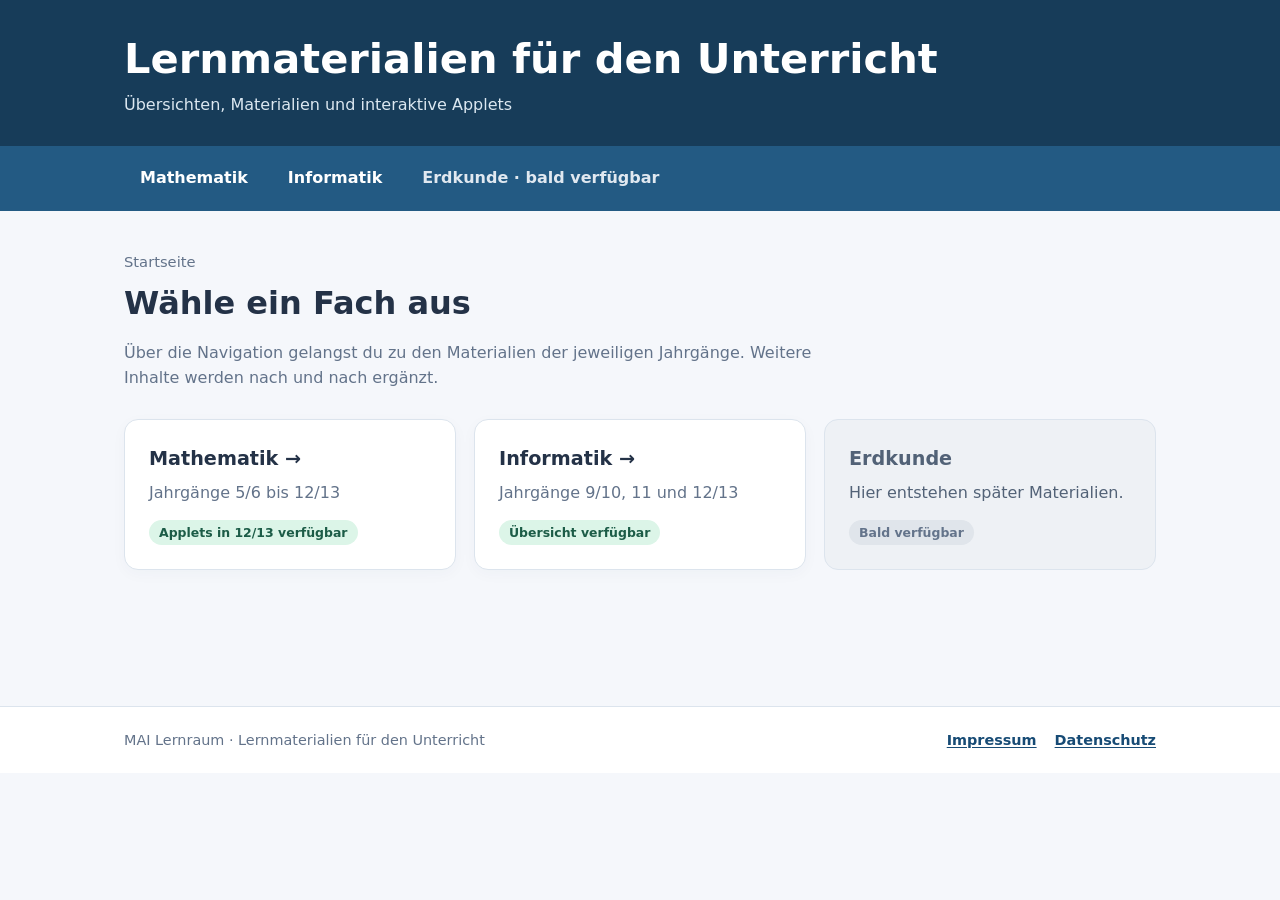
<file: index.html>
<!doctype html><html lang="de"><head><meta charset="utf-8"><meta name="viewport" content="width=device-width, initial-scale=1"><title>Lernmaterialien für den Unterricht</title><link rel="stylesheet" href="css/style.css?v=4"><script src="js/main.js" defer></script></head><body><a class="skip-link" href="#hauptinhalt">Zum Hauptinhalt springen</a><header class="site-header"><div class="header-inner"><h1 class="site-title">Lernmaterialien für den Unterricht</h1><p class="site-subtitle">Übersichten, Materialien und interaktive Applets</p></div><nav class="main-nav" aria-label="Fächer"><div class="nav-inner"><a href="mathematik/index.html">Mathematik</a><a href="informatik/index.html">Informatik</a><span class="inactive" aria-disabled="true" title="Noch keine Materialien verfügbar">Erdkunde · bald verfügbar</span></div></nav></header><main id="hauptinhalt" class="container"><p class="eyebrow">Startseite</p><h2>Wähle ein Fach aus</h2><p class="intro">Über die Navigation gelangst du zu den Materialien der jeweiligen Jahrgänge. Weitere Inhalte werden nach und nach ergänzt.</p><div class="grid"><a class="card" href="mathematik/index.html"><h3>Mathematik →</h3><p>Jahrgänge 5/6 bis 12/13</p><span class="tag">Applets in 12/13 verfügbar</span></a><a class="card" href="informatik/index.html"><h3>Informatik →</h3><p>Jahrgänge 9/10, 11 und 12/13</p><span class="tag">Übersicht verfügbar</span></a><div class="card disabled" aria-label="Erdkunde, noch nicht verfügbar"><h3>Erdkunde</h3><p>Hier entstehen später Materialien.</p><span class="tag">Bald verfügbar</span></div></div></main><footer class="site-footer"><div class="footer-inner"><span>MAI Lernraum · Lernmaterialien für den Unterricht</span><nav aria-label="Rechtliches und Kontakt"><a href="impressum.html">Impressum</a><a href="datenschutz.html">Datenschutz</a></nav></div></footer></body></html>
</file>
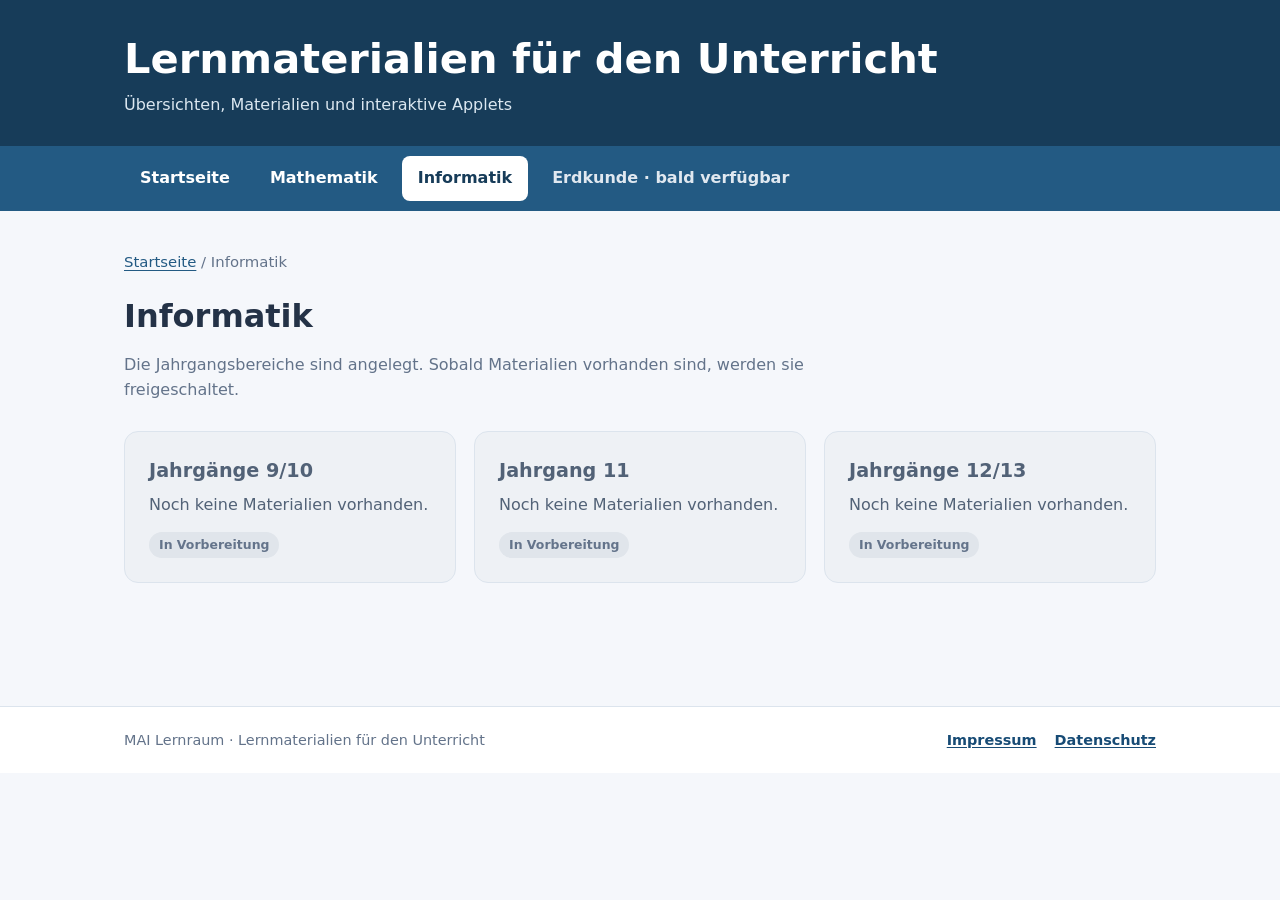
<file: informatik/index.html>
<!doctype html><html lang="de"><head><meta charset="utf-8"><meta name="viewport" content="width=device-width, initial-scale=1"><title>Informatik | Lernmaterialien</title><link rel="stylesheet" href="../css/style.css?v=4"><script src="../js/main.js" defer></script></head><body><a class="skip-link" href="#hauptinhalt">Zum Hauptinhalt springen</a><header class="site-header"><div class="header-inner"><h1 class="site-title">Lernmaterialien für den Unterricht</h1><p class="site-subtitle">Übersichten, Materialien und interaktive Applets</p></div><nav class="main-nav" aria-label="Fächer"><div class="nav-inner"><a href="../index.html">Startseite</a><a href="../mathematik/index.html">Mathematik</a><a href="index.html" aria-current="page">Informatik</a><span class="inactive" aria-disabled="true">Erdkunde · bald verfügbar</span></div></nav></header><main id="hauptinhalt" class="container"><p class="breadcrumb"><a href="../index.html">Startseite</a> / Informatik</p><h2>Informatik</h2><p class="intro">Die Jahrgangsbereiche sind angelegt. Sobald Materialien vorhanden sind, werden sie freigeschaltet.</p><div class="grid"><div class="card disabled"><h3>Jahrgänge 9/10</h3><p>Noch keine Materialien vorhanden.</p><span class="tag">In Vorbereitung</span></div><div class="card disabled"><h3>Jahrgang 11</h3><p>Noch keine Materialien vorhanden.</p><span class="tag">In Vorbereitung</span></div><div class="card disabled"><h3>Jahrgänge 12/13</h3><p>Noch keine Materialien vorhanden.</p><span class="tag">In Vorbereitung</span></div></div></main><footer class="site-footer"><div class="footer-inner"><span>MAI Lernraum · Lernmaterialien für den Unterricht</span><nav aria-label="Rechtliches und Kontakt"><a href="../impressum.html">Impressum</a><a href="../datenschutz.html">Datenschutz</a></nav></div></footer></body></html>
</file>
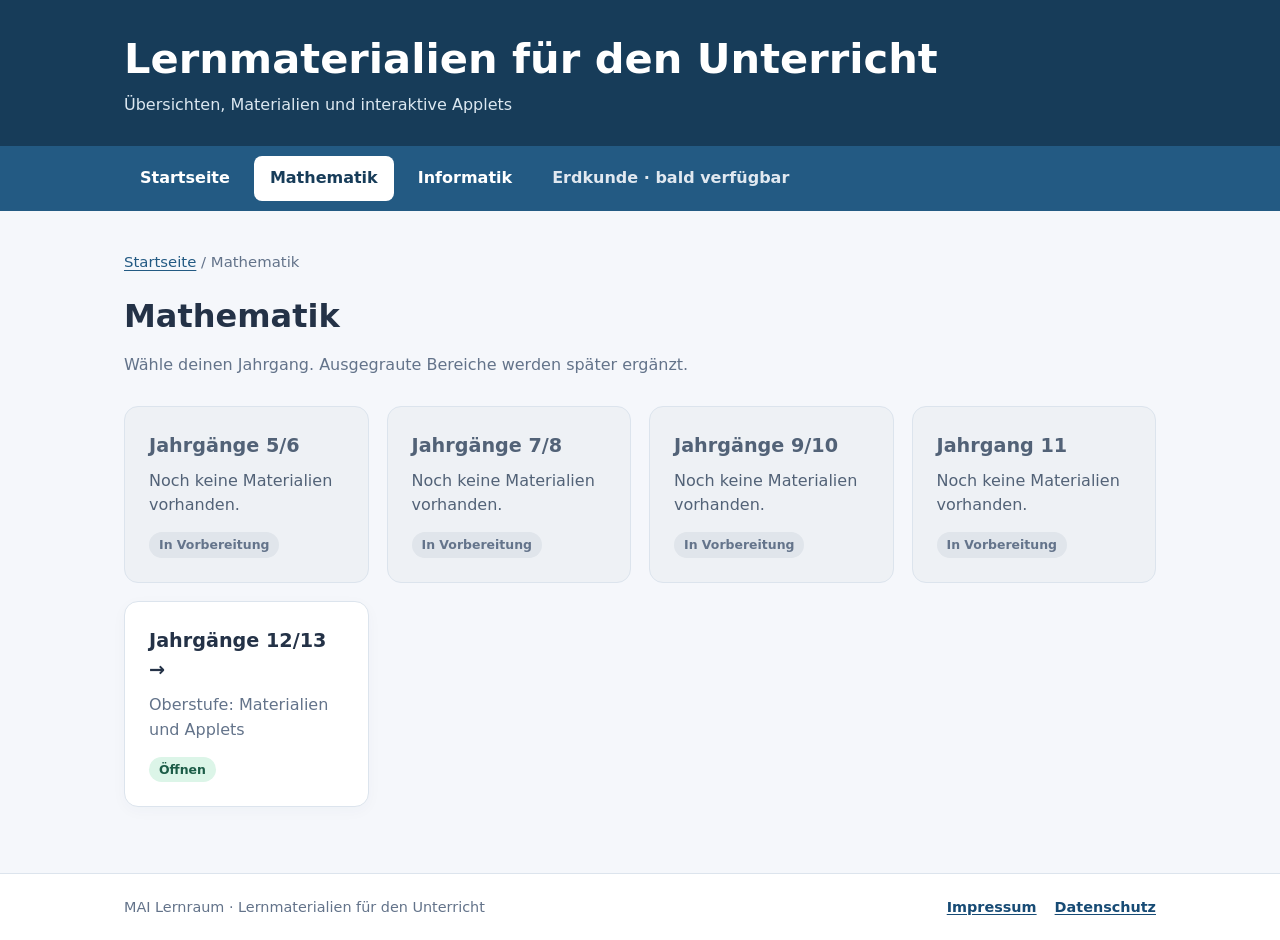
<file: mathematik/index.html>
<!doctype html><html lang="de"><head><meta charset="utf-8"><meta name="viewport" content="width=device-width, initial-scale=1"><title>Mathematik | Lernmaterialien</title><link rel="stylesheet" href="../css/style.css?v=4"><script src="../js/main.js" defer></script></head><body><a class="skip-link" href="#hauptinhalt">Zum Hauptinhalt springen</a><header class="site-header"><div class="header-inner"><h1 class="site-title">Lernmaterialien für den Unterricht</h1><p class="site-subtitle">Übersichten, Materialien und interaktive Applets</p></div><nav class="main-nav" aria-label="Fächer"><div class="nav-inner"><a href="../index.html">Startseite</a><a href="index.html" aria-current="page">Mathematik</a><a href="../informatik/index.html">Informatik</a><span class="inactive" aria-disabled="true">Erdkunde · bald verfügbar</span></div></nav></header><main id="hauptinhalt" class="container"><p class="breadcrumb"><a href="../index.html">Startseite</a> / Mathematik</p><h2>Mathematik</h2><p class="intro">Wähle deinen Jahrgang. Ausgegraute Bereiche werden später ergänzt.</p><div class="grid"><div class="card disabled"><h3>Jahrgänge 5/6</h3><p>Noch keine Materialien vorhanden.</p><span class="tag">In Vorbereitung</span></div><div class="card disabled"><h3>Jahrgänge 7/8</h3><p>Noch keine Materialien vorhanden.</p><span class="tag">In Vorbereitung</span></div><div class="card disabled"><h3>Jahrgänge 9/10</h3><p>Noch keine Materialien vorhanden.</p><span class="tag">In Vorbereitung</span></div><div class="card disabled"><h3>Jahrgang 11</h3><p>Noch keine Materialien vorhanden.</p><span class="tag">In Vorbereitung</span></div><a class="card" href="12-13/index.html"><h3>Jahrgänge 12/13 →</h3><p>Oberstufe: Materialien und Applets</p><span class="tag">Öffnen</span></a></div></main><footer class="site-footer"><div class="footer-inner"><span>MAI Lernraum · Lernmaterialien für den Unterricht</span><nav aria-label="Rechtliches und Kontakt"><a href="../impressum.html">Impressum</a><a href="../datenschutz.html">Datenschutz</a></nav></div></footer></body></html>
</file>
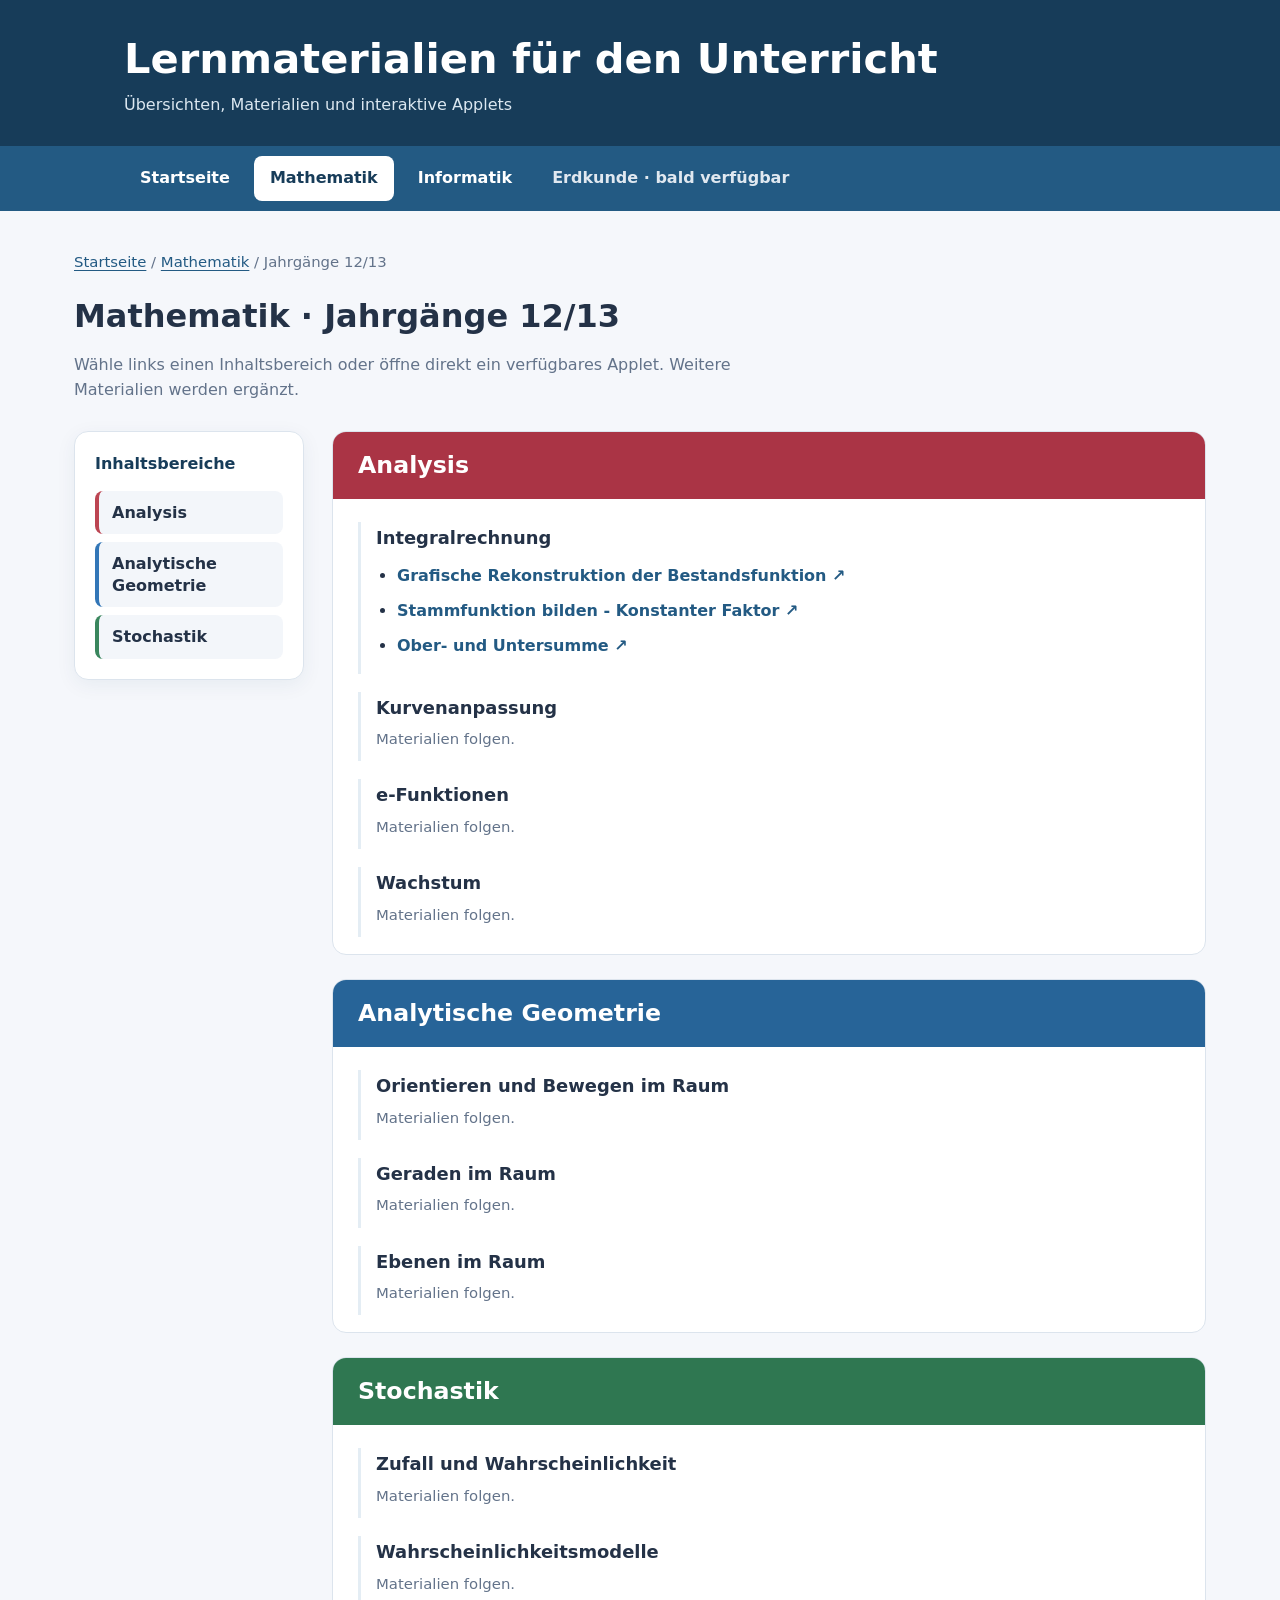
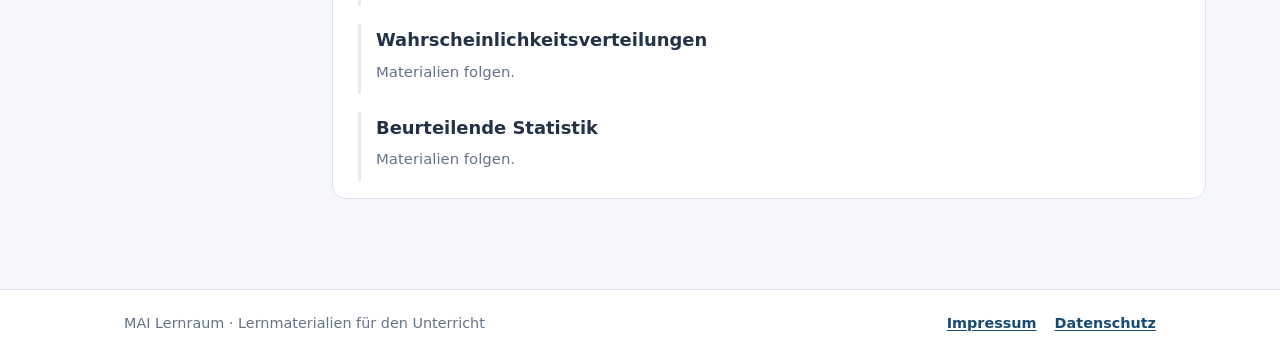
<file: mathematik/12-13/index.html>
<!doctype html>
<html lang="de">
<head>
  <meta charset="utf-8">
  <meta name="viewport" content="width=device-width, initial-scale=1">
  <title>Mathematik 12/13 | Lernmaterialien</title>
  <link rel="stylesheet" href="../../css/style.css?v=4">
  <script src="../../js/main.js" defer></script>
</head>
<body><a class="skip-link" href="#hauptinhalt">Zum Hauptinhalt springen</a>
<header class="site-header">
  <div class="header-inner"><h1 class="site-title">Lernmaterialien für den Unterricht</h1><p class="site-subtitle">Übersichten, Materialien und interaktive Applets</p></div>
  <nav class="main-nav" aria-label="Fächer"><div class="nav-inner"><a href="../../index.html">Startseite</a><a href="../index.html" aria-current="page">Mathematik</a><a href="../../informatik/index.html">Informatik</a><span class="inactive" aria-disabled="true">Erdkunde · bald verfügbar</span></div></nav>
</header>
<div class="container year-container" id="hauptinhalt" tabindex="-1">
  <p class="breadcrumb"><a href="../../index.html">Startseite</a> / <a href="../index.html">Mathematik</a> / Jahrgänge 12/13</p>
  <h2>Mathematik · Jahrgänge 12/13</h2>
  <p class="intro">Wähle links einen Inhaltsbereich oder öffne direkt ein verfügbares Applet. Weitere Materialien werden ergänzt.</p>
  <div class="year-layout">
    <aside class="section-sidebar" aria-label="Inhaltsbereiche"><p class="sidebar-title">Inhaltsbereiche</p><nav aria-label="Zu einem Abschnitt springen"><a href="#analysis">Analysis</a><a href="#analytische-geometrie">Analytische Geometrie</a><a href="#stochastik">Stochastik</a></nav></aside>
    <main class="year-content">
      <section class="topic-section topic-analysis" id="analysis" aria-labelledby="analysis-heading">
        <h3 id="analysis-heading">Analysis</h3>
        <div class="topic-group"><h4>Integralrechnung</h4>
          <ul class="applet-list">
            <li><a href="applets/grafische-rekonstruktion/index.html">Grafische Rekonstruktion der Bestandsfunktion <span aria-hidden="true">↗</span></a></li>
            <li><a href="applets/stammfunktion-konstanter-faktor/index.html">Stammfunktion bilden - Konstanter Faktor <span aria-hidden="true">↗</span></a></li>
            <li><a href="applets/ober-untersumme/index.html">Ober- und Untersumme <span aria-hidden="true">↗</span></a></li>
          </ul>
        </div>
        <div class="topic-group"><h4>Kurvenanpassung</h4><p class="coming-soon">Materialien folgen.</p></div>
        <div class="topic-group"><h4>e-Funktionen</h4><p class="coming-soon">Materialien folgen.</p></div>
        <div class="topic-group"><h4>Wachstum</h4><p class="coming-soon">Materialien folgen.</p></div>
      </section>
      <section class="topic-section topic-geometrie" id="analytische-geometrie" aria-labelledby="geometrie-heading">
        <h3 id="geometrie-heading">Analytische Geometrie</h3>
        <div class="topic-group"><h4>Orientieren und Bewegen im Raum</h4><p class="coming-soon">Materialien folgen.</p></div>
        <div class="topic-group"><h4>Geraden im Raum</h4><p class="coming-soon">Materialien folgen.</p></div>
        <div class="topic-group"><h4>Ebenen im Raum</h4><p class="coming-soon">Materialien folgen.</p></div>
      </section>
      <section class="topic-section topic-stochastik" id="stochastik" aria-labelledby="stochastik-heading">
        <h3 id="stochastik-heading">Stochastik</h3>
        <div class="topic-group"><h4>Zufall und Wahrscheinlichkeit</h4><p class="coming-soon">Materialien folgen.</p></div>
        <div class="topic-group"><h4>Wahrscheinlichkeitsmodelle</h4><p class="coming-soon">Materialien folgen.</p></div>
        <div class="topic-group"><h4>Wahrscheinlichkeitsverteilungen</h4><p class="coming-soon">Materialien folgen.</p></div>
        <div class="topic-group"><h4>Beurteilende Statistik</h4><p class="coming-soon">Materialien folgen.</p></div>
      </section>
    </main>
  </div>
</div>
<footer class="site-footer"><div class="footer-inner"><span>MAI Lernraum · Lernmaterialien für den Unterricht</span><nav aria-label="Rechtliches und Kontakt"><a href="../../impressum.html">Impressum</a><a href="../../datenschutz.html">Datenschutz</a></nav></div></footer>
</body>
</html>
</file>
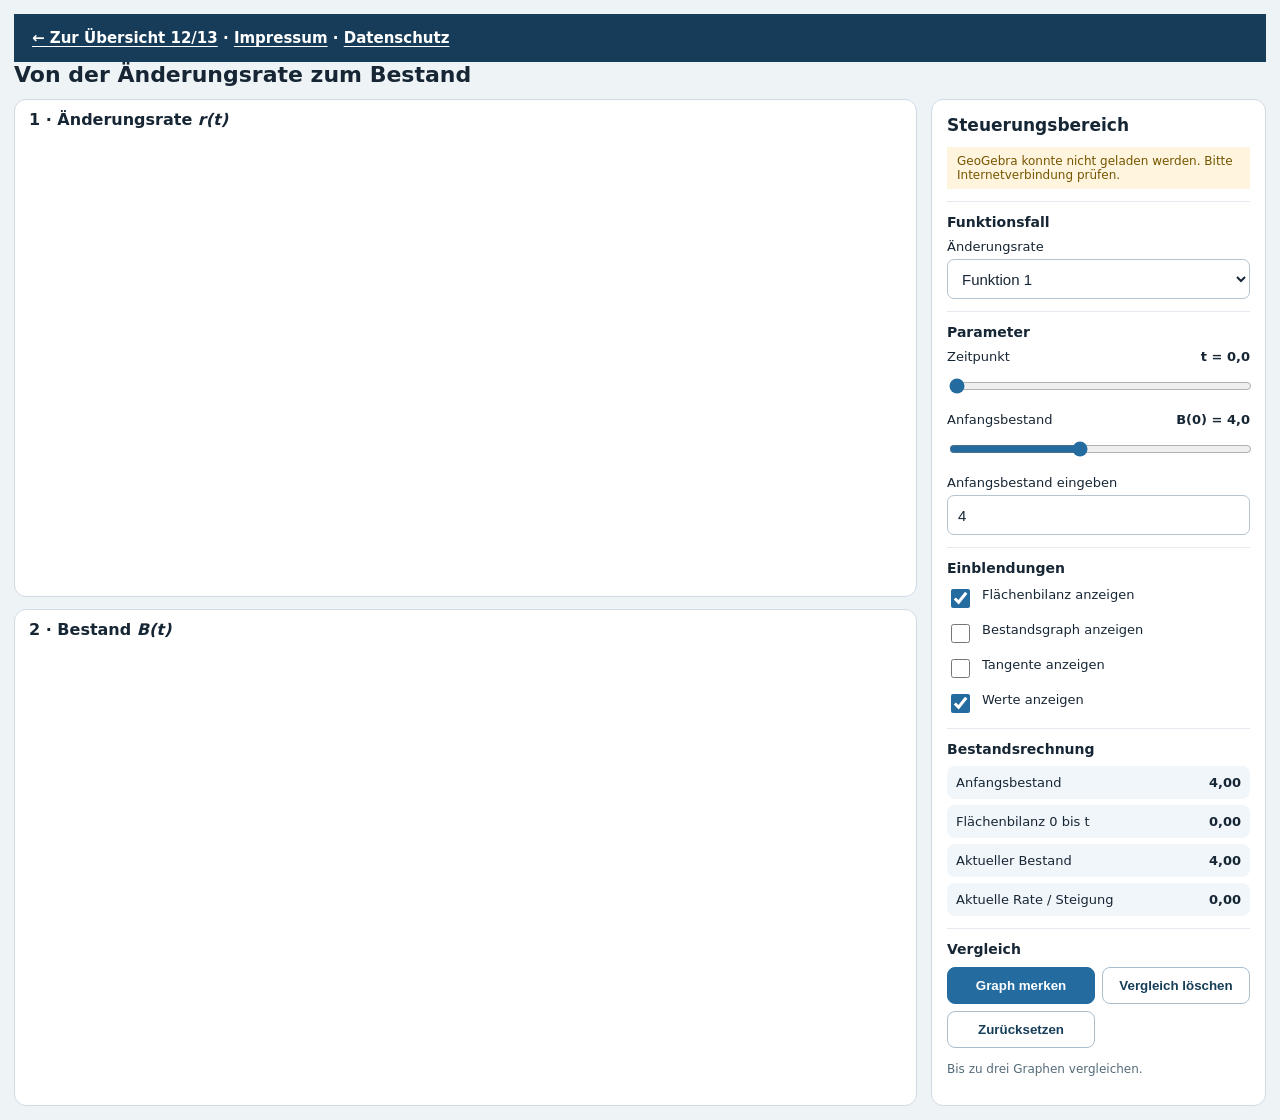
<file: mathematik/12-13/applets/grafische-rekonstruktion/index.html>
<!doctype html><html lang="de"><head><meta charset="utf-8"><meta name="viewport" content="width=device-width,initial-scale=1"><title>Von der Änderungsrate zum Bestand – GeoGebra</title><script src="https://www.geogebra.org/apps/deployggb.js"></script><style>
:root{font-family:system-ui,-apple-system,Segoe UI,sans-serif;color:#172635;background:#eef3f6}*{box-sizing:border-box}body{margin:0;padding:14px}header{max-width:1440px;margin:0 auto 12px}h1{font-size:22px;margin:0}header p{margin:5px 0;font-size:13px;color:#526575}.layout{max-width:1440px;margin:auto;display:grid;grid-template-columns:minmax(0,1fr) 335px;gap:14px}.plots{display:grid;gap:12px;min-width:0}.plot,.panel{background:white;border:1px solid #d0dce5;border-radius:12px;overflow:hidden}.plot header{padding:10px 14px 6px;display:flex;justify-content:space-between;gap:10px;align-items:baseline}.plot h2{font-size:16px;margin:0}.sub{color:#526575;font-size:12px}.ggbwrap{height:295px;position:relative;background:white}.ggb{height:100%;width:100%}.lock{position:absolute;inset:0;z-index:8;touch-action:none;user-select:none;cursor:default;background:transparent}.panel{padding:15px;align-self:start}.panel h2{font-size:17px;margin:0 0 12px}.sect{border-top:1px solid #e4eaf0;padding-top:12px;margin-top:12px}.sect h3{font-size:14px;margin:0 0 9px}.field{display:flex;flex-direction:column;gap:5px;margin:9px 0;font-size:13px}.field input[type=range]{width:100%;accent-color:#246ba0;touch-action:pan-x;height:30px}.field input[type=number],select{height:40px;border:1px solid #b4c4d1;border-radius:7px;padding:8px 10px;background:white;color:inherit;width:100%;font-size:15px}.row{display:flex;justify-content:space-between;gap:10px;align-items:center}.val{font-variant-numeric:tabular-nums;font-weight:700}.check{display:flex;gap:9px;align-items:flex-start;font-size:13px;margin:10px 0;line-height:1.4}.check input{width:19px;height:19px;flex-shrink:0;accent-color:#246ba0}.stat{padding:9px;border-radius:8px;background:#f1f6fa;margin:6px 0;font-size:13px}.stat strong{float:right;font-variant-numeric:tabular-nums}.buttons{display:grid;grid-template-columns:1fr 1fr;gap:7px;margin-top:10px}button{padding:10px;border:1px solid #aabecd;border-radius:8px;background:white;color:#173e59;font-weight:600;cursor:pointer}.primary{background:#246ba0;color:white;border-color:#246ba0}.help{font-size:12px;color:#546b79;line-height:1.5}.status{padding:7px 10px;font-size:12px;background:#fff5de;color:#765500}.status.ok{background:#e7f4e9;color:#276340} .legend{font-size:12px;color:#526575;padding:0 13px 9px}.swatch{display:inline-block;width:14px;height:3px;vertical-align:middle;margin-right:4px;background:#15866c}.swatch.blue{background:#235cbe}.swatch.orange{background:#cd6a2f}@media(max-width:870px){.layout{grid-template-columns:minmax(0,1fr)}.panel{order:-1}.ggbwrap{height:270px}.panel .sections{display:grid;grid-template-columns:repeat(2,minmax(0,1fr));gap:0 15px}.sect{margin-top:0}}@media(max-width:550px){body{padding:7px}.panel .sections{display:block}.ggbwrap{height:230px}h1{font-size:19px}}
</style></head><body><a href="#applet-hauptinhalt" class="mai-skip">Zum Applet springen</a><nav class="mai-back" aria-label="Zurück und Rechtliches"><a href="../../index.html">← Zur Übersicht 12/13</a> · <a href="../../../../impressum.html">Impressum</a> · <a href="../../../../datenschutz.html">Datenschutz</a></nav><div id="applet-hauptinhalt" tabindex="-1"><header><h1>Von der Änderungsrate zum Bestand</h1></header><main class="layout"><div class="plots"><section class="plot"><header><h2>1 · Änderungsrate <i>r(t)</i></h2></header><div class="ggbwrap"><div id="top" class="ggb"></div><div class="lock" title="Diagramm gesperrt: Bitte die Steuerleiste verwenden."></div></div></section><section class="plot"><header><h2>2 · Bestand <i>B(t)</i></h2></header><div class="ggbwrap"><div id="bottom" class="ggb"></div><div class="lock" title="Diagramm gesperrt: Bitte die Steuerleiste verwenden."></div></div></section></div><aside class="panel"><h2>Steuerungsbereich</h2><div id="status" class="status">GeoGebra wird geladen … Internetverbindung erforderlich.</div><div class="sections"><div><section class="sect"><h3>Funktionsfall</h3><label class="field">Änderungsrate<select id="case"><option value="linear">Funktion 1</option><option value="sin">Funktion 2</option><option value="quadratic">Funktion 3</option></select></label></section><section class="sect"><h3>Parameter</h3><label class="field"><span class="row">Zeitpunkt <b class="val" id="timeVal">t = 0,0</b></span><input id="time" type="range" min="0" max="6" step="0.01" value="0"></label><label class="field"><span class="row">Anfangsbestand <b class="val" id="initialVal">B(0) = 4,0</b></span><input id="initial" type="range" min="-2" max="12" step="0.5" value="4"></label><label class="field">Anfangsbestand eingeben<input id="initialNumber" type="number" min="-2" max="12" step="0.5" value="4"></label></section></div><div><section class="sect"><h3>Einblendungen</h3><label class="check"><input id="area" type="checkbox" checked> Flächenbilanz anzeigen</label><label class="check"><input id="graph" type="checkbox"> Bestandsgraph anzeigen</label><label class="check"><input id="tangent" type="checkbox"> Tangente anzeigen</label><label class="check"><input id="values" type="checkbox" checked> Werte anzeigen</label></section><section class="sect"><h3>Bestandsrechnung</h3><div id="stats"><div class="stat">Anfangsbestand <strong id="s0">4,00</strong></div><div class="stat">Flächenbilanz 0 bis t <strong id="sa">0,00</strong></div><div class="stat">Aktueller Bestand <strong id="sb">4,00</strong></div><div class="stat">Aktuelle Rate / Steigung <strong id="sr">0,00</strong></div></div></section><section class="sect"><h3>Vergleich</h3><div class="buttons"><button id="save" class="primary">Graph merken</button><button id="clear">Vergleich löschen</button><button id="reset">Zurücksetzen</button></div><p class="help" id="saved">Bis zu drei Graphen vergleichen.</p></section></div></div></aside></main><script>
(()=>{'use strict';const $=id=>document.getElementById(id), fmt=(n,d=2)=>Number(n).toFixed(d).replace('.',',');let apis={},ready=0,saved=[];const cases={linear:{r:'x',f:'x^2/2',rate:x=>x,acc:x=>x*x/2,range:[-2,7]},sin:{r:'2*sin(pi*x/3)',f:'(6/pi)*(1-cos(pi*x/3))',rate:x=>2*Math.sin(Math.PI*x/3),acc:x=>6/Math.PI*(1-Math.cos(Math.PI*x/3)),range:[-3,3]},quadratic:{r:'1+(x-3)^2/3',f:'x+((x-3)^3+27)/9',rate:x=>1+(x-3)**2/3,acc:x=>x+((x-3)**3+27)/9,range:[-2,8]}};
const state={kind:'linear',t:0,initial:4,area:true,graph:false,tangent:false,values:true};function cmd(a,s){if(!a)return;try{a.evalCommand(s)}catch(e){console.warn('GeoGebra command',s,e)}}function vis(a,n,v){try{a.setVisible(n,!!v)}catch(e){}}function styling(a,n,color,thick=5){try{a.setColor(n,...color);a.setLineThickness(n,thick);a.setLabelVisible(n,false);a.setFixed(n,true,false)}catch(e){}}function initTop(a){try{a.setCoordSystem(-.6,6.5,-3,8);a.setAxesVisible(true,true);a.setAxisLabels(1,'Zeiteinheit t','r(t)','')}catch(e){}cmd(a,'u=0');cmd(a,'r(x)=If(x>=0 && x<=6,x)');cmd(a,'Q=(u,r(u))');cmd(a,'S=Integral(r,0,u)');styling(a,'r',[20,136,107]);styling(a,'Q',[204,92,33],6);styling(a,'S',[218,136,46]);vis(a,'S',true)}function initBottom(a){try{a.setCoordSystem(-.6,6.5,-3,29);a.setAxesVisible(true,true);a.setAxisLabels(1,'Zeiteinheit t','B(t)','')}catch(e){}cmd(a,'u=0');cmd(a,'c=4');cmd(a,'b(x)=If(x>=0 && x<=6,c+x^2/2)');cmd(a,'P=(u,b(u))');cmd(a,'T=Tangent(P,b)');styling(a,'b',[35,92,190]);styling(a,'P',[35,92,190],6);styling(a,'T',[202,99,36],4);vis(a,'b',false);vis(a,'T',false)}function refreshCase(){if(ready<2)return;let k=cases[state.kind];saved=[];for(let i=1;i<=3;i++){try{apis.bottom.deleteObject('v'+i)}catch(e){}}cmd(apis.top,'r(x)=If(x>=0 && x<=6,'+k.r+')');cmd(apis.bottom,'b(x)=If(x>=0 && x<=6,c+('+k.f+'))');try{apis.top.setCoordSystem(-.6,6.5,k.range[0],k.range[1]);apis.bottom.setCoordSystem(-.6,6.5,-3,Math.max(29,state.initial+k.acc(6)+3))}catch(e){}refresh();}
function refresh(){let k=cases[state.kind];$('timeVal').textContent='t = '+fmt(state.t,2);$('initialVal').textContent='B(0) = '+fmt(state.initial,1);$('time').value=state.t;$('initial').value=state.initial;$('initialNumber').value=state.initial;const area=k.acc(state.t),rate=k.rate(state.t);$('sa').textContent=fmt(area);$('s0').textContent=fmt(state.initial);$('sb').textContent=fmt(state.initial+area);$('sr').textContent=fmt(rate);$('stats').style.display=state.values?'block':'none';$('saved').textContent=saved.length+' Vergleichsgraph(en) gespeichert.';if(ready<2)return;try{apis.top.setValue('u',state.t);apis.bottom.setValue('u',state.t);apis.bottom.setValue('c',state.initial);vis(apis.top,'S',state.area);vis(apis.bottom,'b',state.graph);vis(apis.bottom,'T',state.tangent); }catch(e){console.warn(e)}}function init(which,a){apis[which]=a;which==='top'?initTop(a):initBottom(a);ready++;if(ready===2){$('status').className='status ok';$('status').textContent='Bereit';refreshCase()}}function load(){if(typeof GGBApplet!=='function'){$('status').textContent='GeoGebra konnte nicht geladen werden. Bitte Internetverbindung prüfen.';return}for(const which of ['top','bottom']){const host=$(which),w=Math.max(450,Math.round(host.getBoundingClientRect().width)),h=Math.round(host.getBoundingClientRect().height);let app=new GGBApplet({id:'ggb_'+which,appName:'classic',width:w,height:h,showMenuBar:false,showToolBar:false,showAlgebraInput:false,showAlgebraView:false,perspective:'G',showResetIcon:false,enableLabelDrags:false,enableShiftDragZoom:false,enableRightClick:false,allowStyleBar:false,showLogging:false,showSplash:false,appletOnLoad:a=>init(which,a)},true);app.inject(which)}}
$('case').addEventListener('change',e=>{state.kind=e.target.value;refreshCase()});for(const [id,key,min,max] of [['time','t',0,6],['initial','initial',-2,12],['initialNumber','initial',-2,12]])$(id).addEventListener('input',e=>{let v=Number(e.target.value);if(!Number.isFinite(v))return;state[key]=Math.max(min,Math.min(max,v));refresh()});for(const key of ['area','graph','tangent','values'])$(key).addEventListener('change',e=>{state[key]=e.target.checked;refresh()});$('save').onclick=()=>{if(ready<2||saved.length>=3)return;const n=saved.length+1,c=state.initial,k=cases[state.kind];cmd(apis.bottom,'v'+n+'(x)=If(x>=0 && x<=6,'+c+'+('+k.f+'))');styling(apis.bottom,'v'+n,[[135,83,164],[207,119,45],[62,135,146]][n-1],3);try{apis.bottom.setLineStyle('v'+n,1)}catch(e){}saved.push(c);refresh()};$('clear').onclick=()=>{if(ready===2)for(let i=1;i<=3;i++)try{apis.bottom.deleteObject('v'+i)}catch(e){}saved=[];refresh()};$('reset').onclick=()=>{state.t=0;state.initial=4;state.graph=false;state.tangent=false;state.area=true;state.values=true;for(const key of ['graph','tangent','area','values'])$(key).checked=state[key];$('clear').click();refresh()};window.addEventListener('load',load);
})();</script></div><style>.mai-skip{position:absolute;top:-100px;left:10px;z-index:10000;background:#fff;color:#142d44;padding:12px;border:3px solid #ffbf47}.mai-skip:focus{top:10px}.mai-back{padding:12px 18px;background:#173c59;color:white;font:600 15px/1.6 system-ui,sans-serif}.mai-back a{color:white;text-decoration:underline;text-underline-offset:3px}.mai-back a:focus-visible{outline:3px solid #ffbf47;outline-offset:3px}</style></body></html>
</file>
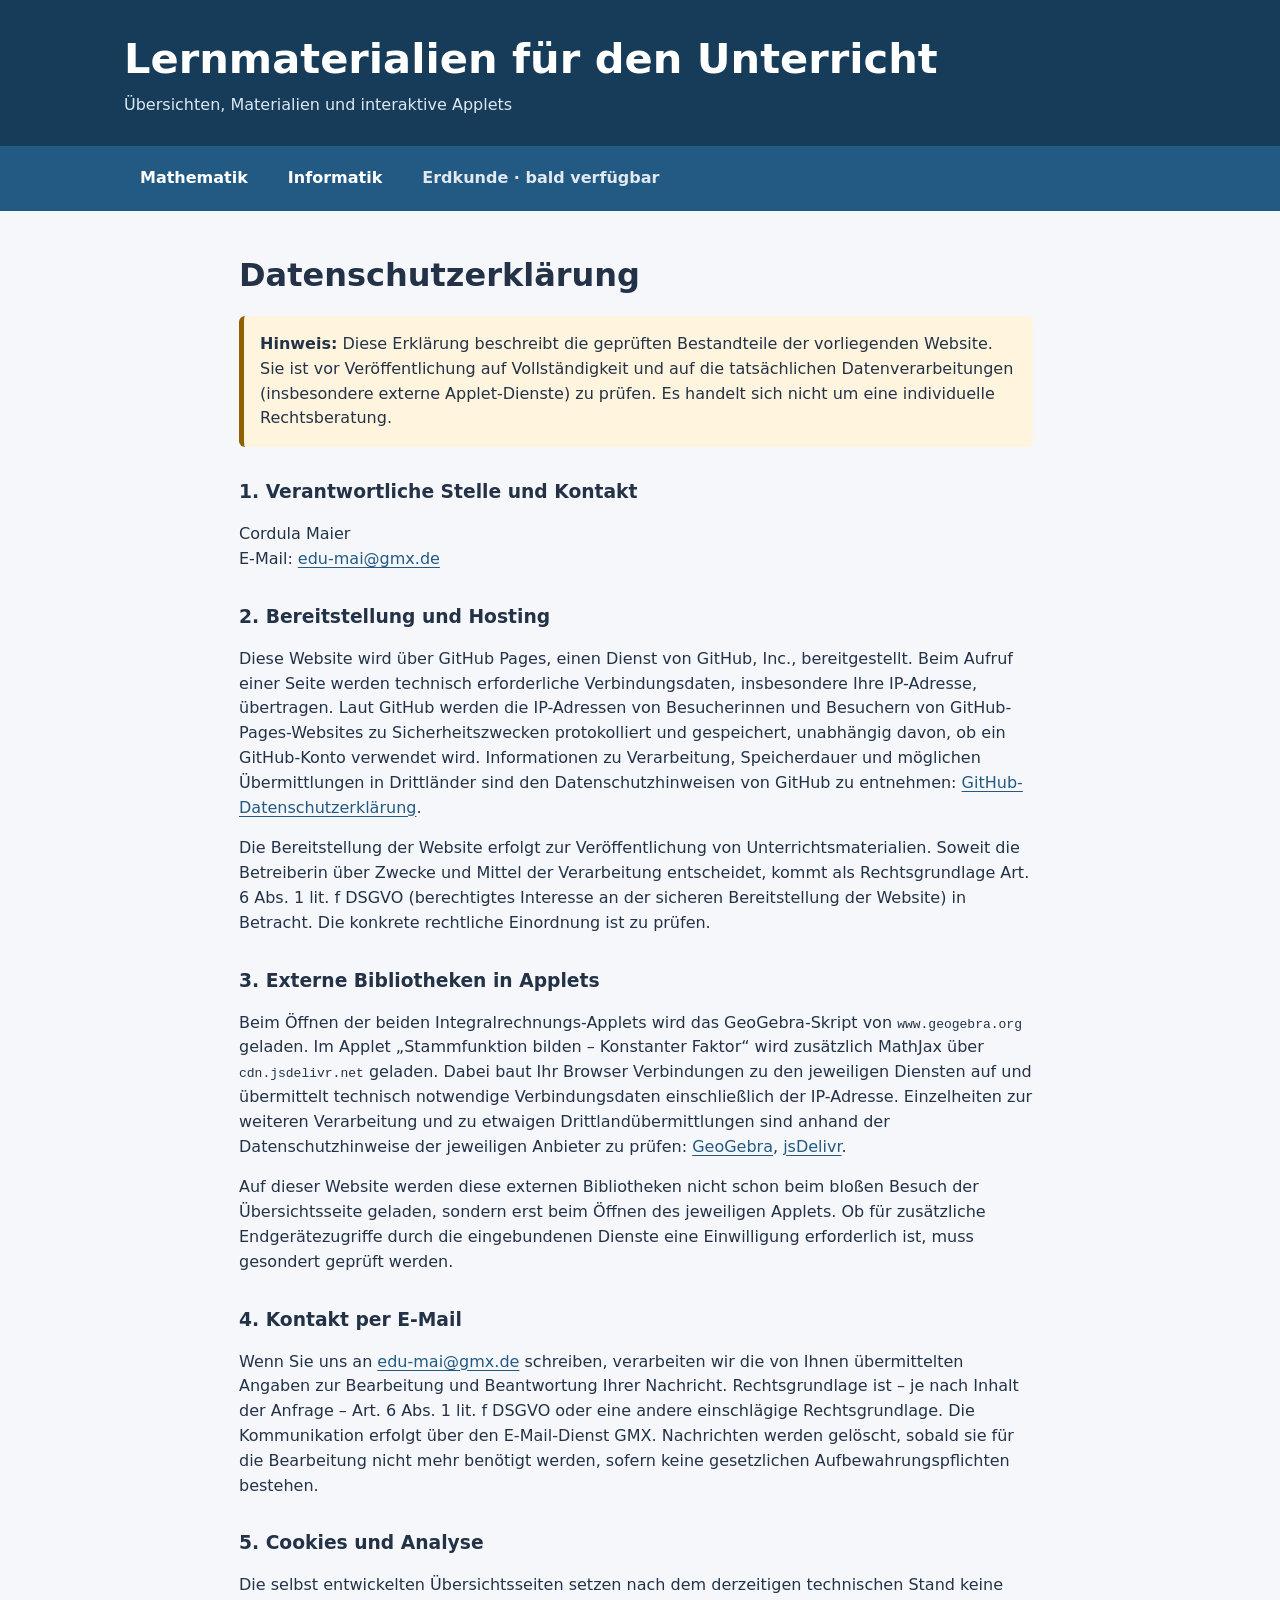
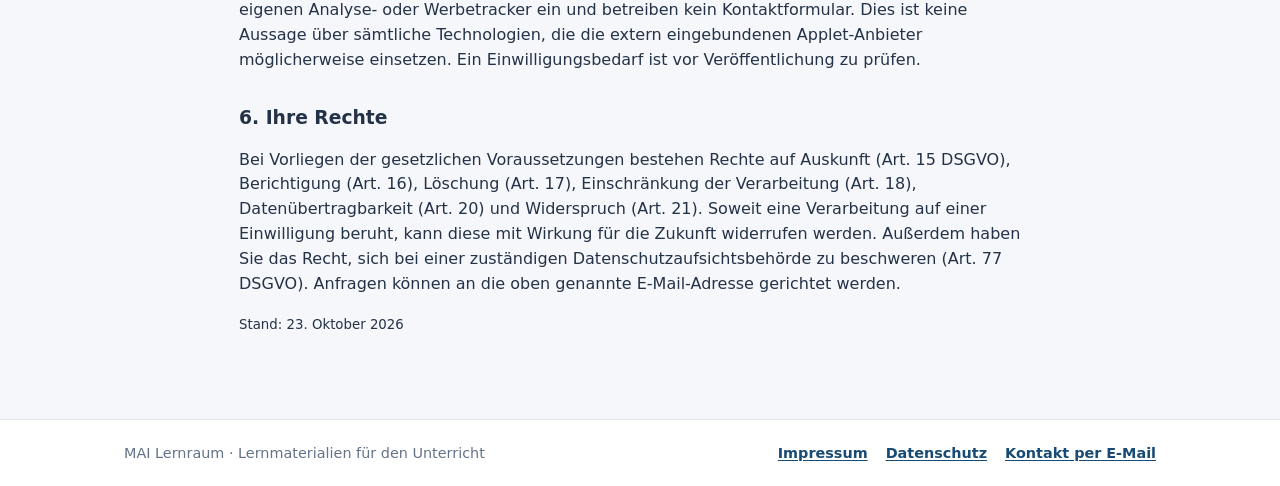
<file: datenschutz.html>
<!doctype html><html lang="de"><head><meta charset="utf-8"><meta name="viewport" content="width=device-width, initial-scale=1"><title>Datenschutzerklärung | MAI Lernraum</title><link rel="stylesheet" href="css/style.css?v=4"><script src="js/main.js" defer></script></head>
<body><a class="skip-link" href="#hauptinhalt">Zum Hauptinhalt springen</a><header class="site-header"><div class="header-inner"><h1 class="site-title">Lernmaterialien für den Unterricht</h1><p class="site-subtitle">Übersichten, Materialien und interaktive Applets</p></div><nav class="main-nav" aria-label="Fächer"><div class="nav-inner"><a href="mathematik/index.html">Mathematik</a><a href="informatik/index.html">Informatik</a><span class="inactive" aria-disabled="true" title="Noch keine Materialien verfügbar">Erdkunde · bald verfügbar</span></div></nav></header><main class="container legal" id="hauptinhalt"><h2>Datenschutzerklärung</h2>
<p class="legal-note"><strong>Hinweis:</strong> Diese Erklärung beschreibt die geprüften Bestandteile der vorliegenden Website. Sie ist vor Veröffentlichung auf Vollständigkeit und auf die tatsächlichen Datenverarbeitungen (insbesondere externe Applet-Dienste) zu prüfen. Es handelt sich nicht um eine individuelle Rechtsberatung.</p>
<h3>1. Verantwortliche Stelle und Kontakt</h3><p>Cordula Maier<br>E-Mail: <a href="mailto:edu-mai@gmx.de">edu-mai@gmx.de</a></p>
<h3>2. Bereitstellung und Hosting</h3><p>Diese Website wird über GitHub Pages, einen Dienst von GitHub, Inc., bereitgestellt. Beim Aufruf einer Seite werden technisch erforderliche Verbindungsdaten, insbesondere Ihre IP-Adresse, übertragen. Laut GitHub werden die IP-Adressen von Besucherinnen und Besuchern von GitHub-Pages-Websites zu Sicherheitszwecken protokolliert und gespeichert, unabhängig davon, ob ein GitHub-Konto verwendet wird. Informationen zu Verarbeitung, Speicherdauer und möglichen Übermittlungen in Drittländer sind den Datenschutzhinweisen von GitHub zu entnehmen: <a href="https://docs.github.com/en/site-policy/privacy-policies/github-general-privacy-statement">GitHub-Datenschutzerklärung</a>.</p>
<p>Die Bereitstellung der Website erfolgt zur Veröffentlichung von Unterrichtsmaterialien. Soweit die Betreiberin über Zwecke und Mittel der Verarbeitung entscheidet, kommt als Rechtsgrundlage Art. 6 Abs. 1 lit. f DSGVO (berechtigtes Interesse an der sicheren Bereitstellung der Website) in Betracht. Die konkrete rechtliche Einordnung ist zu prüfen.</p>
<h3 id="externe-inhalte">3. Externe Bibliotheken in Applets</h3><p>Beim Öffnen der beiden Integralrechnungs-Applets wird das GeoGebra-Skript von <code>www.geogebra.org</code> geladen. Im Applet „Stammfunktion bilden – Konstanter Faktor“ wird zusätzlich MathJax über <code>cdn.jsdelivr.net</code> geladen. Dabei baut Ihr Browser Verbindungen zu den jeweiligen Diensten auf und übermittelt technisch notwendige Verbindungsdaten einschließlich der IP-Adresse. Einzelheiten zur weiteren Verarbeitung und zu etwaigen Drittlandübermittlungen sind anhand der Datenschutzhinweise der jeweiligen Anbieter zu prüfen: <a href="https://www.geogebra.org/privacy">GeoGebra</a>, <a href="https://www.jsdelivr.com/terms/privacy-policy-jsdelivr-net">jsDelivr</a>.</p>
<p>Auf dieser Website werden diese externen Bibliotheken nicht schon beim bloßen Besuch der Übersichtsseite geladen, sondern erst beim Öffnen des jeweiligen Applets. Ob für zusätzliche Endgerätezugriffe durch die eingebundenen Dienste eine Einwilligung erforderlich ist, muss gesondert geprüft werden.</p>
<h3>4. Kontakt per E-Mail</h3><p>Wenn Sie uns an <a href="mailto:edu-mai@gmx.de">edu-mai@gmx.de</a> schreiben, verarbeiten wir die von Ihnen übermittelten Angaben zur Bearbeitung und Beantwortung Ihrer Nachricht. Rechtsgrundlage ist – je nach Inhalt der Anfrage – Art. 6 Abs. 1 lit. f DSGVO oder eine andere einschlägige Rechtsgrundlage. Die Kommunikation erfolgt über den E-Mail-Dienst GMX. Nachrichten werden gelöscht, sobald sie für die Bearbeitung nicht mehr benötigt werden, sofern keine gesetzlichen Aufbewahrungspflichten bestehen.</p>
<h3>5. Cookies und Analyse</h3><p>Die selbst entwickelten Übersichtsseiten setzen nach dem derzeitigen technischen Stand keine eigenen Analyse- oder Werbetracker ein und betreiben kein Kontaktformular. Dies ist keine Aussage über sämtliche Technologien, die die extern eingebundenen Applet-Anbieter möglicherweise einsetzen. Ein Einwilligungsbedarf ist vor Veröffentlichung zu prüfen.</p>
<h3>6. Ihre Rechte</h3><p>Bei Vorliegen der gesetzlichen Voraussetzungen bestehen Rechte auf Auskunft (Art. 15 DSGVO), Berichtigung (Art. 16), Löschung (Art. 17), Einschränkung der Verarbeitung (Art. 18), Datenübertragbarkeit (Art. 20) und Widerspruch (Art. 21). Soweit eine Verarbeitung auf einer Einwilligung beruht, kann diese mit Wirkung für die Zukunft widerrufen werden. Außerdem haben Sie das Recht, sich bei einer zuständigen Datenschutzaufsichtsbehörde zu beschweren (Art. 77 DSGVO). Anfragen können an die oben genannte E-Mail-Adresse gerichtet werden.</p>
<p><small>Stand: 23. Oktober 2026</small></p>
</main><footer class="site-footer"><div class="footer-inner"><span>MAI Lernraum · Lernmaterialien für den Unterricht</span><nav aria-label="Rechtliches und Kontakt"><a href="impressum.html">Impressum</a><a href="datenschutz.html">Datenschutz</a><a href="mailto:edu-mai@gmx.de">Kontakt per E-Mail</a></nav></div></footer></body></html>
</file>
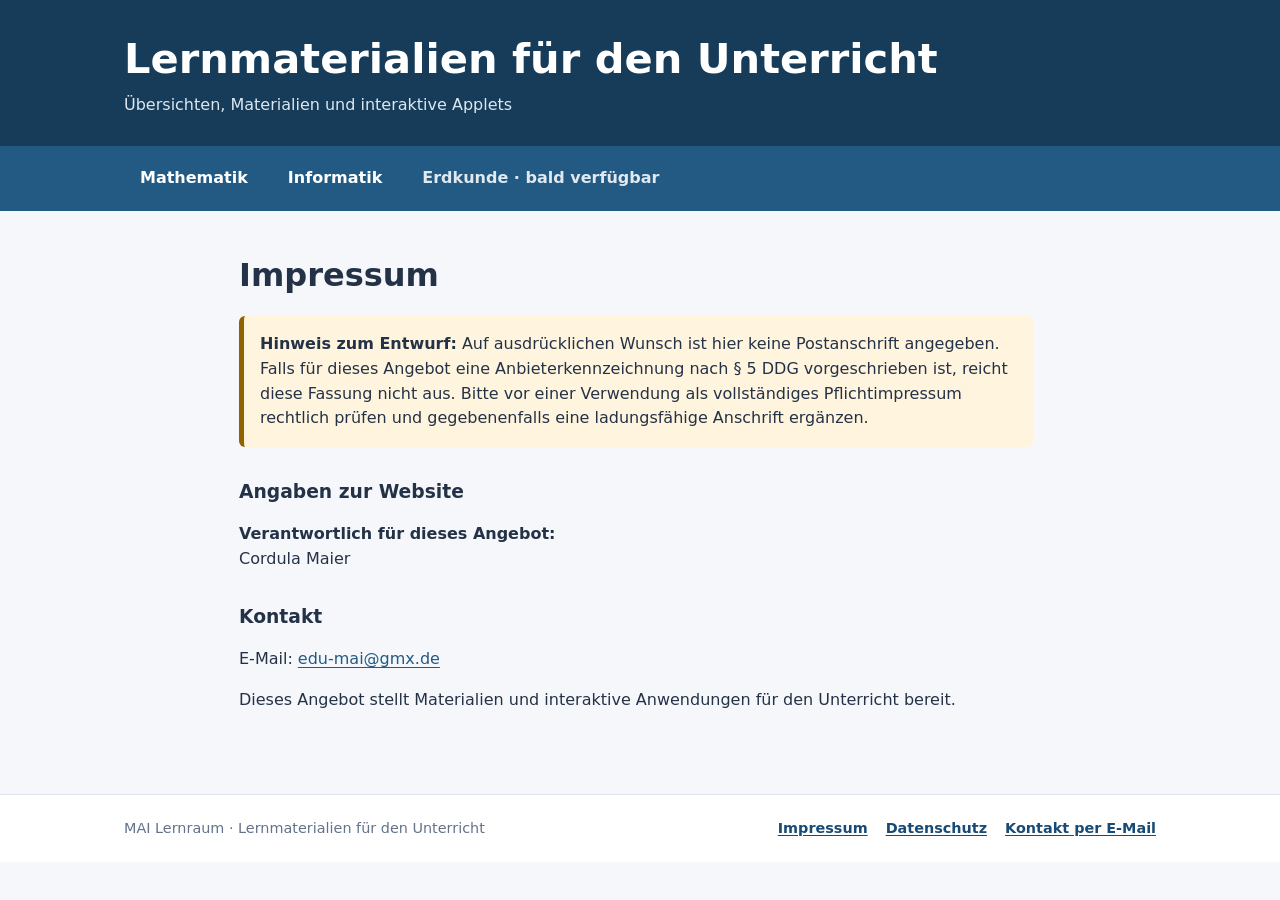
<file: impressum.html>
<!doctype html><html lang="de"><head><meta charset="utf-8"><meta name="viewport" content="width=device-width, initial-scale=1"><title>Impressum | MAI Lernraum</title><link rel="stylesheet" href="css/style.css?v=4"><script src="js/main.js" defer></script></head>
<body><a class="skip-link" href="#hauptinhalt">Zum Hauptinhalt springen</a><header class="site-header"><div class="header-inner"><h1 class="site-title">Lernmaterialien für den Unterricht</h1><p class="site-subtitle">Übersichten, Materialien und interaktive Applets</p></div><nav class="main-nav" aria-label="Fächer"><div class="nav-inner"><a href="mathematik/index.html">Mathematik</a><a href="informatik/index.html">Informatik</a><span class="inactive" aria-disabled="true" title="Noch keine Materialien verfügbar">Erdkunde · bald verfügbar</span></div></nav></header><main class="container legal" id="hauptinhalt"><h2>Impressum</h2>
<p class="legal-note"><strong>Hinweis zum Entwurf:</strong> Auf ausdrücklichen Wunsch ist hier keine Postanschrift angegeben. Falls für dieses Angebot eine Anbieterkennzeichnung nach § 5 DDG vorgeschrieben ist, reicht diese Fassung nicht aus. Bitte vor einer Verwendung als vollständiges Pflichtimpressum rechtlich prüfen und gegebenenfalls eine ladungsfähige Anschrift ergänzen.</p>
<h3>Angaben zur Website</h3><p><strong>Verantwortlich für dieses Angebot:</strong><br>Cordula Maier</p>
<h3>Kontakt</h3><p>E-Mail: <a href="mailto:edu-mai@gmx.de">edu-mai@gmx.de</a></p>
<p>Dieses Angebot stellt Materialien und interaktive Anwendungen für den Unterricht bereit.</p>
</main><footer class="site-footer"><div class="footer-inner"><span>MAI Lernraum · Lernmaterialien für den Unterricht</span><nav aria-label="Rechtliches und Kontakt"><a href="impressum.html">Impressum</a><a href="datenschutz.html">Datenschutz</a><a href="mailto:edu-mai@gmx.de">Kontakt per E-Mail</a></nav></div></footer></body></html>
</file>
<file: css/style.css>
:root{--bg:#f5f7fb;--paper:#fff;--ink:#243247;--muted:#63738a;--primary:#235a83;--primary-dark:#173c59;--line:#dce4ed;--focus:#ffbf47}*{box-sizing:border-box}body{margin:0;background:var(--bg);color:var(--ink);font-family:system-ui,-apple-system,BlinkMacSystemFont,"Segoe UI",sans-serif;line-height:1.55}a{color:var(--primary)}a:focus-visible,button:focus-visible{outline:3px solid var(--focus);outline-offset:3px}.site-header{background:var(--primary-dark);color:#fff}.header-inner,.nav-inner,.container,.footer-inner{max-width:1080px;margin:auto;padding-left:24px;padding-right:24px}.header-inner{padding-top:34px;padding-bottom:28px}.site-title{margin:0;font-size:clamp(1.6rem,4vw,2.6rem);line-height:1.2}.site-subtitle{margin:9px 0 0;color:#dce8f1}.main-nav{background:var(--primary);}.nav-inner{display:flex;gap:8px;flex-wrap:wrap;padding-top:10px;padding-bottom:10px}.main-nav a,.main-nav span{display:inline-block;color:white;text-decoration:none;padding:10px 16px;border-radius:8px;font-weight:600}.main-nav a:hover,.main-nav a[aria-current="page"]{background:#fff;color:var(--primary-dark)}.main-nav .inactive{color:#d1dce5;cursor:not-allowed;opacity:.7}.container{padding-top:40px;padding-bottom:66px;min-height:55vh}.eyebrow{color:var(--muted);margin:0 0 6px;font-size:.92rem}.container h2{font-size:clamp(1.5rem,3vw,2rem);margin:0 0 12px}.intro{max-width:720px;color:var(--muted);margin:0 0 28px}.grid{display:grid;grid-template-columns:repeat(auto-fit,minmax(210px,1fr));gap:18px}.card{display:block;background:var(--paper);border:1px solid var(--line);border-radius:14px;padding:24px;box-shadow:0 4px 15px #1b375008;text-decoration:none;color:var(--ink);min-height:150px}.card h3{margin:0 0 8px;font-size:1.2rem}.card p{margin:0;color:var(--muted)}a.card:hover{border-color:var(--primary);transform:translateY(-2px);box-shadow:0 8px 22px #1b375018}.card.disabled{background:#eef1f5;color:#718096;box-shadow:none}.card.disabled p{color:#718096}.tag{display:inline-block;margin-top:14px;border-radius:99px;padding:3px 10px;font-size:.78rem;font-weight:700;color:#1c5c47;background:#dcf5e8}.disabled .tag{background:#e0e5eb;color:#64748b}.breadcrumb{margin:0 0 18px;font-size:.93rem;color:var(--muted)}.breadcrumb a{color:var(--primary)}.notice{background:#eaf2f8;border-left:4px solid var(--primary);padding:17px 20px;border-radius:6px;margin:26px 0}.site-footer{border-top:1px solid var(--line);background:white}.footer-inner{padding-top:22px;padding-bottom:22px;color:var(--muted);font-size:.9rem}.embed-frame{width:100%;min-height:540px;border:1px solid var(--line);border-radius:12px;background:#fff}button{font:inherit}.toggle-info{background:var(--primary);border:0;color:#fff;padding:10px 16px;border-radius:8px;cursor:pointer}.info-panel[hidden]{display:none}.info-panel{margin-top:12px;padding:16px;background:#fff;border:1px solid var(--line);border-radius:8px}@media(max-width:520px){.header-inner,.nav-inner,.container,.footer-inner{padding-left:16px;padding-right:16px}.container{padding-top:28px}.grid{grid-template-columns:1fr}}

/* Jahrgang 12/13: Inhaltsverzeichnis und Fachabschnitte */
html{scroll-behavior:smooth}
.year-container{max-width:1180px}
.year-layout{display:grid;grid-template-columns:225px minmax(0,1fr);gap:32px;align-items:start}
.section-sidebar{position:sticky;top:18px;background:var(--paper);border:1px solid var(--line);border-radius:12px;padding:18px}
.sidebar-title{margin:0 0 10px;font-weight:750;color:var(--primary-dark)}
.section-sidebar nav{display:grid;gap:4px}
.section-sidebar a{display:block;text-decoration:none;padding:9px 10px;border-radius:7px;font-weight:600}
.section-sidebar a:hover,.section-sidebar a:focus-visible{background:#eaf2f8}
.year-content{min-width:0}
.topic-section{background:var(--paper);border:1px solid var(--line);border-radius:14px;padding:26px;margin:0 0 24px;scroll-margin-top:20px}
.topic-section:target{border-color:var(--primary)}
.topic-section h3{font-size:1.55rem;color:var(--primary-dark);margin:0 0 18px;padding-bottom:12px;border-bottom:1px solid var(--line)}
.topic-group{padding:3px 0 12px 15px;border-left:3px solid #e4edf4;margin:0 0 17px}
.topic-group:last-child{margin-bottom:0}
.topic-group h4{font-size:1.12rem;margin:0 0 7px}
.coming-soon{color:var(--muted);font-size:.93rem;margin:0}
.applet-list{margin:8px 0 0;padding-left:21px}
.applet-list li{padding:5px 0}
.applet-list a{text-decoration:none;font-weight:600}
.applet-list a:hover{text-decoration:underline}
@media(max-width:760px){.year-layout{grid-template-columns:1fr;gap:18px}.section-sidebar{position:static}.section-sidebar nav{display:flex;flex-wrap:wrap;gap:6px}.topic-section{padding:20px}.topic-group{padding-left:12px}}
@media(prefers-reduced-motion:reduce){html{scroll-behavior:auto}}

/* Version 3: eigenstaendige Navigation und farbige Themenbanner */
.year-layout { display:grid; grid-template-columns: 230px minmax(0,1fr); gap:28px; align-items:start; }
.section-sidebar { display:block; position:sticky; top:20px; padding:20px; background:#fff; border:1px solid #dce4ed; border-radius:14px; box-shadow:0 5px 20px #173c5910; }
.section-sidebar .sidebar-title { margin:0 0 14px; font-size:1rem; font-weight:800; }
.section-sidebar nav { display:flex; flex-direction:column; gap:8px; }
.section-sidebar nav a { display:block; padding:11px 13px; border-radius:8px; text-decoration:none; color:#243247; background:#f3f6fa; border-left:4px solid transparent; font-weight:650; line-height:1.35; }
.section-sidebar nav a[href="#analysis"] { border-left-color:#bc4552; }
.section-sidebar nav a[href="#analytische-geometrie"] { border-left-color:#3276b7; }
.section-sidebar nav a[href="#stochastik"] { border-left-color:#39865d; }
.section-sidebar nav a:hover, .section-sidebar nav a:focus-visible { background:#e4edf5; color:#173c59; }
.topic-section { overflow:hidden; padding:0 0 12px; scroll-margin-top:22px; }
.topic-section h3 { margin:0 0 23px; padding:18px 25px; border:0; color:#fff; font-size:1.48rem; line-height:1.3; }
.topic-analysis h3 { background:#aa3445; }
.topic-geometrie h3 { background:#276498; }
.topic-stochastik h3 { background:#2f7751; }
.topic-section:target { box-shadow:0 0 0 3px #ffbf47; border-color:transparent; }
.topic-section .topic-group { margin:0 25px 18px; padding:2px 0 10px 15px; }
.topic-section .topic-group:last-child { margin-bottom:5px; }
@media (max-width:760px) {
 .year-layout { grid-template-columns:minmax(0,1fr); gap:20px; }
 .section-sidebar { position:static; }
 .section-sidebar nav { flex-direction:column; }
 .topic-section h3 { padding:15px 18px; }
 .topic-section .topic-group { margin-left:17px; margin-right:17px; }
}

/* Ergänzungen: Tastatur, Kontrast, Fußnavigation und Rechtstexte */
.skip-link{position:absolute;left:12px;top:-100px;background:#fff;color:#173c59;padding:12px 18px;z-index:9999;border:3px solid #ffbf47;border-radius:6px}.skip-link:focus{top:10px}
a{text-underline-offset:.17em}a:focus-visible,button:focus-visible,input:focus-visible,select:focus-visible{outline:3px solid #ffbf47;outline-offset:3px}
.footer-inner{display:flex;flex-wrap:wrap;justify-content:space-between;align-items:center;gap:14px}.footer-inner nav{display:flex;gap:18px;flex-wrap:wrap}.footer-inner a{color:#174b75;font-weight:650}
.legal{max-width:850px}.legal h3{margin:30px 0 9px}.legal p{max-width:78ch}.legal-note{background:#fff4dd;border-left:5px solid #916100;padding:16px;border-radius:6px}
.applet-hint{font-size:.92rem;color:#334155;background:#eef4fa;border-radius:6px;padding:10px 12px}
.card.disabled,.card.disabled p{color:#526277}.main-nav .inactive{color:#e0e8f0;opacity:1}
@media(max-width:520px){.footer-inner{align-items:flex-start;flex-direction:column}}
</file>
